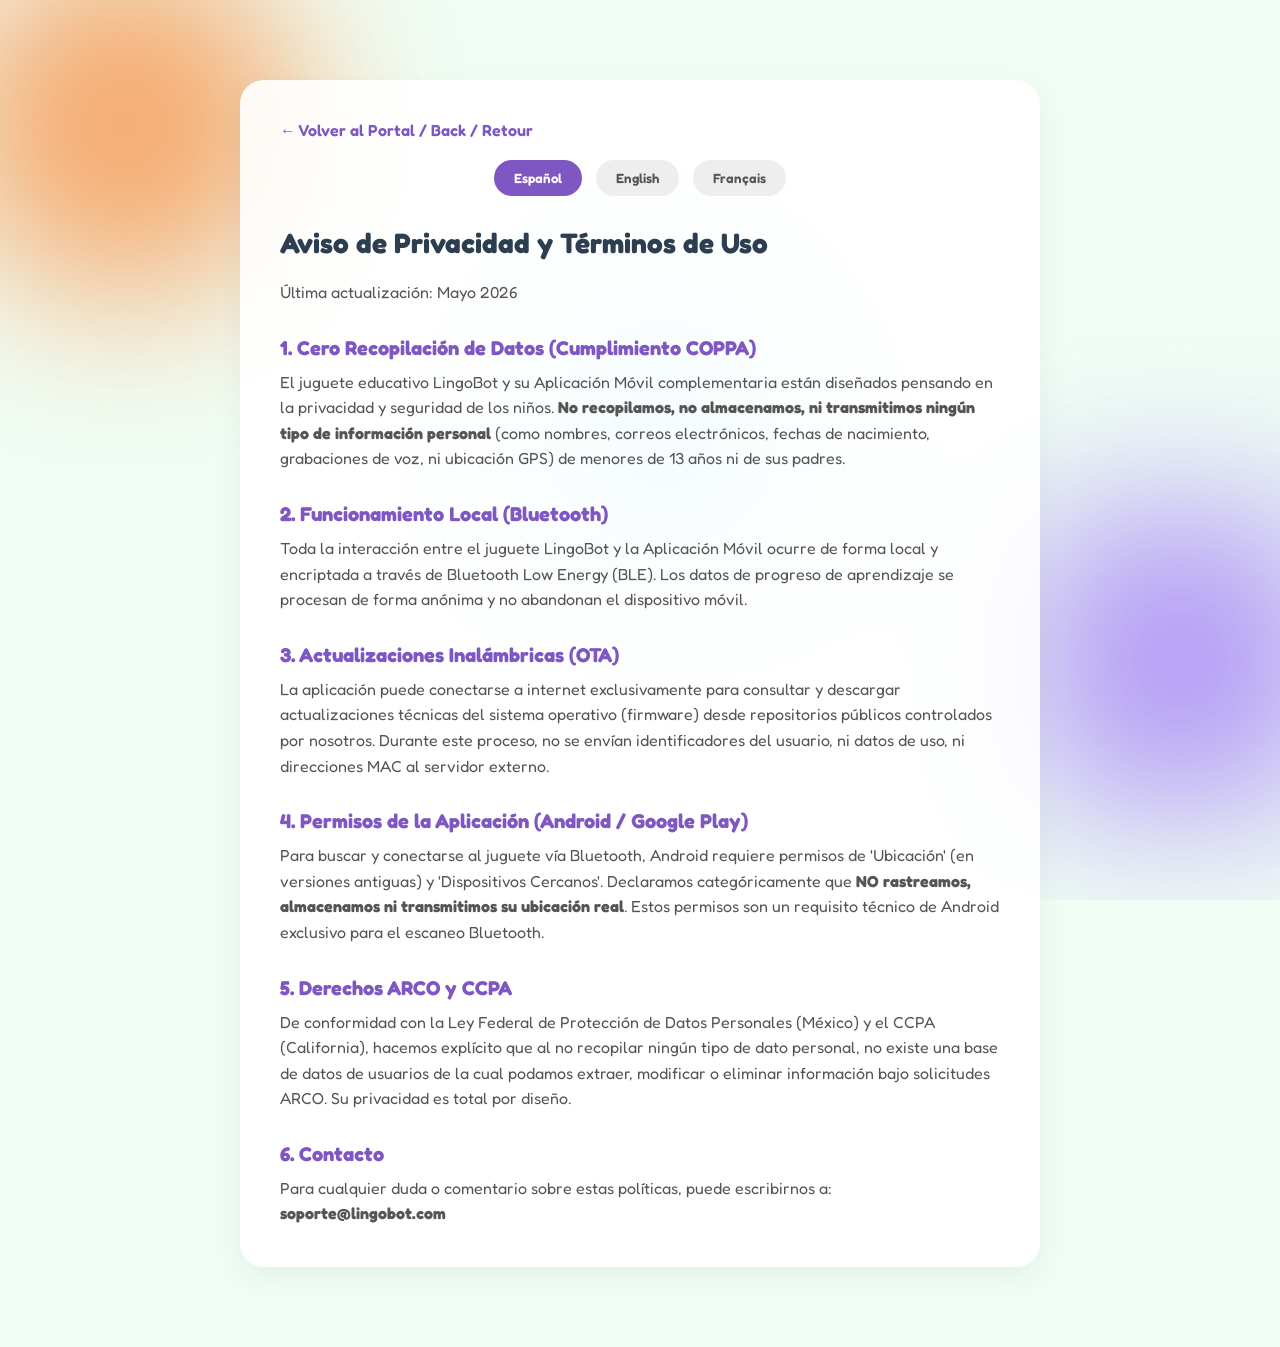
<file: legal.html>
<!DOCTYPE html>
<html lang="es">
<head>
    <meta charset="UTF-8">
    <meta name="viewport" content="width=device-width, initial-scale=1.0">
    <title>LingoBot | Legal</title>
    <link href="https://fonts.googleapis.com/css2?family=Fredoka:wght@400;500;600;700&display=swap" rel="stylesheet">
    <link rel="stylesheet" href="style.css">
    <style>
        .legal-container {
            background: rgba(255, 255, 255, 0.9);
            border-radius: 24px;
            padding: 40px;
            max-width: 800px;
            margin: 40px auto;
            text-align: left;
            box-shadow: 0 10px 30px rgba(0, 0, 0, 0.05);
            backdrop-filter: blur(10px);
        }
        .legal-container h1 { font-size: 28px; margin-bottom: 20px; color: #2C3E50; }
        .legal-container h2 { font-size: 20px; margin-top: 30px; margin-bottom: 10px; color: #7E57C2; }
        .legal-container p, .legal-container ul { font-size: 16px; color: #555; line-height: 1.6; }
        .legal-container ul { padding-left: 20px; }
        .lang-selector { margin-bottom: 30px; text-align: center; }
        .lang-btn {
            background: #eee; border: none; padding: 10px 20px; border-radius: 20px; cursor: pointer;
            font-family: 'Fredoka', sans-serif; font-weight: 600; margin: 0 5px; color: #555;
            transition: 0.3s;
        }
        .lang-btn.active { background: #7E57C2; color: white; }
        .lang-section { display: none; }
        .lang-section.active { display: block; }
        .back-btn { display: inline-block; margin-bottom: 20px; color: #7E57C2; text-decoration: none; font-weight: 600; }
        .back-btn:hover { text-decoration: underline; }
    </style>
</head>
<body>
    <div class="background-shapes">
        <div class="shape circle"></div>
        <div class="shape square"></div>
        <div class="shape triangle"></div>
    </div>

    <div class="container">
        <div class="legal-container">
            <a href="index.html" class="back-btn">← Volver al Portal / Back / Retour</a>
            
            <div class="lang-selector">
                <button class="lang-btn active" onclick="setLang('es')">Español</button>
                <button class="lang-btn" onclick="setLang('en')">English</button>
                <button class="lang-btn" onclick="setLang('fr')">Français</button>
            </div>

            <!-- ESPAÑOL -->
            <div id="es" class="lang-section active">
                <h1>Aviso de Privacidad y Términos de Uso</h1>
                <p>Última actualización: Mayo 2026</p>
                <h2>1. Cero Recopilación de Datos (Cumplimiento COPPA)</h2>
                <p>El juguete educativo LingoBot y su Aplicación Móvil complementaria están diseñados pensando en la privacidad y seguridad de los niños. <strong>No recopilamos, no almacenamos, ni transmitimos ningún tipo de información personal</strong> (como nombres, correos electrónicos, fechas de nacimiento, grabaciones de voz, ni ubicación GPS) de menores de 13 años ni de sus padres.</p>
                <h2>2. Funcionamiento Local (Bluetooth)</h2>
                <p>Toda la interacción entre el juguete LingoBot y la Aplicación Móvil ocurre de forma local y encriptada a través de Bluetooth Low Energy (BLE). Los datos de progreso de aprendizaje se procesan de forma anónima y no abandonan el dispositivo móvil.</p>
                <h2>3. Actualizaciones Inalámbricas (OTA)</h2>
                <p>La aplicación puede conectarse a internet exclusivamente para consultar y descargar actualizaciones técnicas del sistema operativo (firmware) desde repositorios públicos controlados por nosotros. Durante este proceso, no se envían identificadores del usuario, ni datos de uso, ni direcciones MAC al servidor externo.</p>
                <h2>4. Permisos de la Aplicación (Android / Google Play)</h2>
                <p>Para buscar y conectarse al juguete vía Bluetooth, Android requiere permisos de 'Ubicación' (en versiones antiguas) y 'Dispositivos Cercanos'. Declaramos categóricamente que <strong>NO rastreamos, almacenamos ni transmitimos su ubicación real</strong>. Estos permisos son un requisito técnico de Android exclusivo para el escaneo Bluetooth.</p>
                <h2>5. Derechos ARCO y CCPA</h2>
                <p>De conformidad con la Ley Federal de Protección de Datos Personales (México) y el CCPA (California), hacemos explícito que al no recopilar ningún tipo de dato personal, no existe una base de datos de usuarios de la cual podamos extraer, modificar o eliminar información bajo solicitudes ARCO. Su privacidad es total por diseño.</p>
                <h2>6. Contacto</h2>
                <p>Para cualquier duda o comentario sobre estas políticas, puede escribirnos a: <strong>soporte@lingobot.com</strong></p>
            </div>

            <!-- ENGLISH -->
            <div id="en" class="lang-section">
                <h1>Privacy Policy and Terms of Use</h1>
                <p>Last updated: May 2026</p>
                <h2>1. Zero Data Collection (COPPA Compliance)</h2>
                <p>The LingoBot educational toy and its companion Mobile App are designed with children's privacy and safety in mind. <strong>We do not collect, store, or transmit any personal information</strong> (such as names, emails, birth dates, voice recordings, or GPS location) from children under 13 or their parents.</p>
                <h2>2. Local Operation (Bluetooth)</h2>
                <p>All interactions between the LingoBot toy and the Mobile App occur locally via Bluetooth Low Energy (BLE). Learning progress data is processed anonymously and never leaves the mobile device.</p>
                <h2>3. Over-The-Air (OTA) Updates</h2>
                <p>The application may connect to the internet solely to check for and download technical system updates (firmware) from our controlled public repositories. During this process, no user identifiers, usage data, or MAC addresses are sent to any external server.</p>
                <h2>4. App Permissions (Android / Google Play)</h2>
                <p>To scan and connect to the toy via Bluetooth, Android requires 'Location' permissions (on older versions) and 'Nearby Devices' permissions. We categorically state that we <strong>DO NOT track, store, or transmit your actual location</strong>. These permissions are a technical requirement by Android solely for Bluetooth scanning.</p>
                <h2>5. Privacy Rights (CCPA & LFPDPPP)</h2>
                <p>In compliance with the California Consumer Privacy Act (CCPA) and Mexican data protection laws, we explicitly state that since no personal data is collected, we do not have a user database from which we can extract, modify, or delete information. Your privacy is absolute by design.</p>
                <h2>6. Contact Us</h2>
                <p>If you have any questions or concerns about these policies, please contact us at: <strong>soporte@lingobot.com</strong></p>
            </div>

            <!-- FRANÇAIS -->
            <div id="fr" class="lang-section">
                <h1>Politique de Confidentialité et Conditions d'Utilisation</h1>
                <p>Dernière mise à jour : Mai 2026</p>
                <h2>1. Zéro Collecte de Données (Conformité COPPA)</h2>
                <p>Le jouet éducatif LingoBot et son application mobile associée sont conçus en tenant compte de la confidentialité et de la sécurité des enfants. <strong>Nous ne collectons, ne stockons, ni ne transmettons aucune information personnelle</strong> (telle que les noms, e-mails, dates de naissance, enregistrements vocaux ou localisation GPS) des enfants de moins de 13 ans ou de leurs parents.</p>
                <h2>2. Fonctionnement Local (Bluetooth)</h2>
                <p>Toutes les interactions entre le jouet LingoBot et l'application mobile se déroulent localement via Bluetooth Low Energy (BLE). Les données de progression de l'apprentissage sont traitées de manière anonyme et ne quittent jamais l'appareil mobile.</p>
                <h2>3. Mises à Jour Sans Fil (OTA)</h2>
                <p>L'application peut se connecter à Internet uniquement pour vérifier et télécharger des mises à jour techniques du système (firmware) depuis nos dépôts publics. Lors de ce processus, aucun identifiant utilisateur, donnée d'utilisation ou adresse MAC n'est envoyé à un serveur externe.</p>
                <h2>4. Autorisations de l'Application (Android / Google Play)</h2>
                <p>Pour rechercher et se connecter au jouet via Bluetooth, Android requiert les autorisations « Localisation » (sur les anciennes versions) et « Appareils à proximité ». Nous déclarons catégoriquement que nous <strong>NE suivons, ne stockons ni ne transmettons PAS votre localisation réelle</strong>. Ces autorisations sont une exigence technique d'Android uniquement pour la recherche Bluetooth.</p>
                <h2>5. Droits de Confidentialité</h2>
                <p>Conformément aux lois sur la protection des données (y compris le CCPA de Californie), nous déclarons explicitement qu'aucune donnée personnelle n'étant collectée, nous ne disposons d'aucune base de données d'utilisateurs à partir de laquelle nous pourrions extraire, modifier ou supprimer des informations. Votre confidentialité est totale dès la conception.</p>
                <h2>6. Contact</h2>
                <p>Pour toute question concernant ces politiques, veuillez nous contacter à l'adresse : <strong>soporte@lingobot.com</strong></p>
            </div>

        </div>
    </div>

    <script>
        function setLang(lang) {
            document.querySelectorAll('.lang-section').forEach(el => el.classList.remove('active'));
            document.querySelectorAll('.lang-btn').forEach(el => el.classList.remove('active'));
            document.getElementById(lang).classList.add('active');
            event.target.classList.add('active');
        }
    </script>
</body>
</html>
</file>
<file: style.css>
:root {
    --bg-color: #f0fdf4; /* Verde muy claro para el fondo */
    --card-bg: rgba(255, 255, 255, 0.85);
    --text-primary: #1e293b;
    --text-secondary: #475569;
    --accent-orange: #f97316;
    --accent-purple: #8b5cf6;
    --accent-blue: #0ea5e9;
    --accent-green: #22c55e;
}

* {
    margin: 0;
    padding: 0;
    box-sizing: border-box;
    font-family: 'Fredoka', sans-serif;
}

body {
    background-color: var(--bg-color);
    color: var(--text-primary);
    min-height: 100vh;
    display: flex;
    justify-content: center;
    align-items: center;
    overflow-x: hidden;
    position: relative;
}

/* Background Shapes Animation for Kids Theme */
.background-shapes {
    position: absolute;
    top: 0;
    left: 0;
    width: 100vw;
    height: 100vh;
    overflow: hidden;
    z-index: -1;
}

.shape {
    position: absolute;
    filter: blur(80px);
    opacity: 0.6;
    animation: float 15s infinite alternate;
}

.circle {
    border-radius: 50%;
    width: 350px;
    height: 350px;
    background: var(--accent-orange);
    top: -50px;
    left: -50px;
}

.square {
    width: 300px;
    height: 300px;
    background: var(--accent-purple);
    bottom: 10%;
    right: -50px;
    animation-delay: -5s;
    border-radius: 40px;
}

.triangle {
    width: 0;
    height: 0;
    border-left: 150px solid transparent;
    border-right: 150px solid transparent;
    border-bottom: 250px solid var(--accent-blue);
    top: 30%;
    left: 40%;
    animation-delay: -10s;
    filter: blur(90px);
}

@keyframes float {
    0% { transform: translate(0, 0) scale(1) rotate(0deg); }
    100% { transform: translate(40px, 40px) scale(1.1) rotate(20deg); }
}

/* Container */
.container {
    width: 90%;
    max-width: 900px;
    margin: 40px auto;
}

header {
    text-align: center;
    margin-bottom: 40px;
}

header h1 {
    font-size: 3.5rem;
    font-weight: 700;
    margin-bottom: 10px;
    color: var(--text-primary);
}

header p {
    font-size: 1.3rem;
    color: var(--text-secondary);
    font-weight: 500;
}

/* Grid */
.card-grid {
    display: grid;
    grid-template-columns: repeat(auto-fit, minmax(320px, 1fr));
    gap: 30px;
}

/* Card (Glassmorphism + Playful) */
.device-card {
    background: var(--card-bg);
    backdrop-filter: blur(16px);
    -webkit-backdrop-filter: blur(16px);
    border: 2px solid rgba(255, 255, 255, 0.4);
    border-radius: 30px;
    padding: 40px 30px;
    text-align: center;
    transition: transform 0.3s ease, box-shadow 0.3s ease;
    display: flex;
    flex-direction: column;
    box-shadow: 0 10px 30px rgba(0, 0, 0, 0.05);
}

.device-card:hover:not(.disabled) {
    transform: translateY(-8px);
    box-shadow: 0 15px 35px rgba(0, 0, 0, 0.1);
    border-color: rgba(255, 255, 255, 0.8);
}

.card-icon {
    font-size: 4rem;
    margin-bottom: 15px;
}

.device-card h2 {
    font-size: 1.8rem;
    margin-bottom: 15px;
    color: var(--text-primary);
}

.device-card p {
    color: var(--text-secondary);
    font-size: 1rem;
    line-height: 1.6;
    margin-bottom: 30px;
    flex-grow: 1;
}

/* Buttons */
.install-container {
    margin-top: auto;
}

/* Custom styling for esp-web-install-button wrapper */
esp-web-install-button {
    display: block;
    width: 100%;
}

.download-button {
    display: inline-block;
    width: 100%;
    padding: 14px;
    border-radius: 15px;
    border: none;
    background: var(--accent-green);
    color: white;
    font-weight: 600;
    font-size: 1.1rem;
    cursor: pointer;
    text-decoration: none;
    transition: background-color 0.3s ease, transform 0.2s ease;
    box-shadow: 0 4px 6px rgba(34, 197, 94, 0.3);
}

.download-button:hover {
    background: #16a34a;
    transform: translateY(-2px);
}

/* Footer */
footer {
    text-align: center;
    margin-top: 60px;
    color: var(--text-secondary);
    font-size: 0.95rem;
    font-weight: 500;
}
</file>
